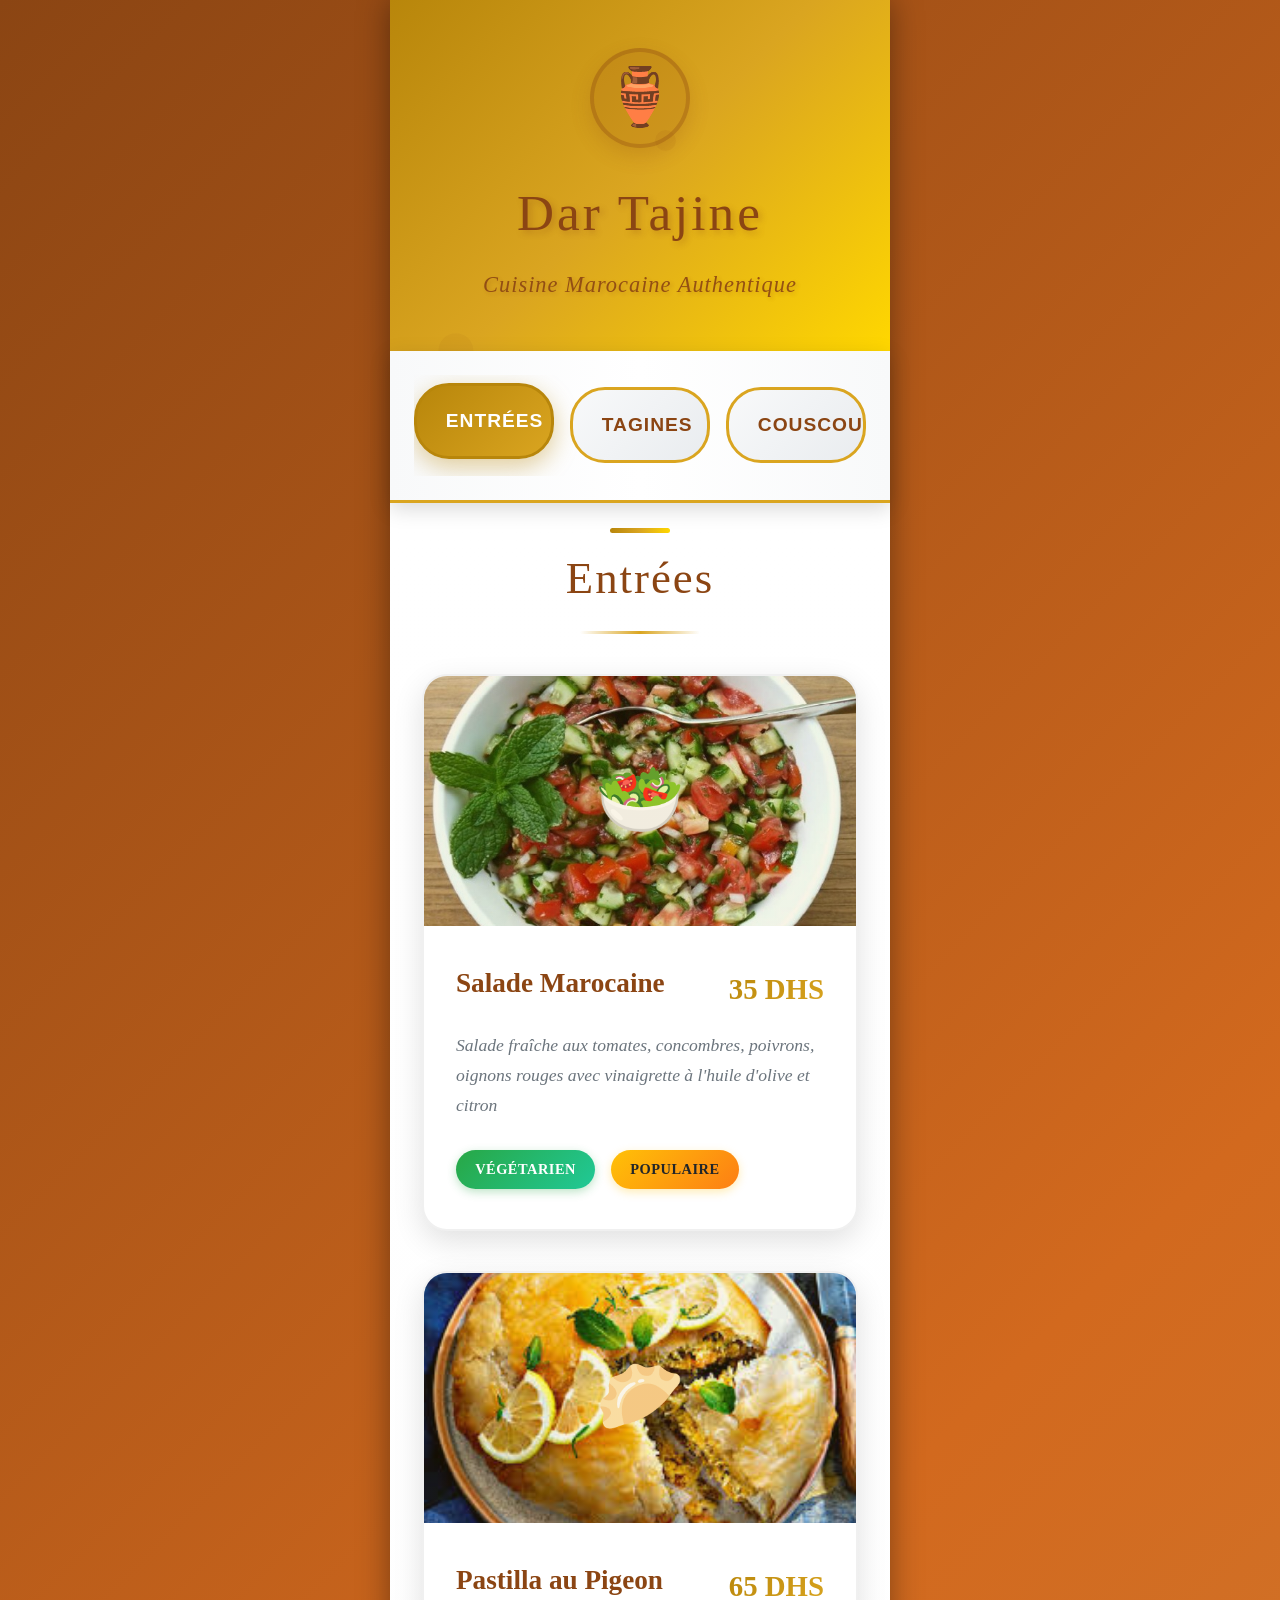
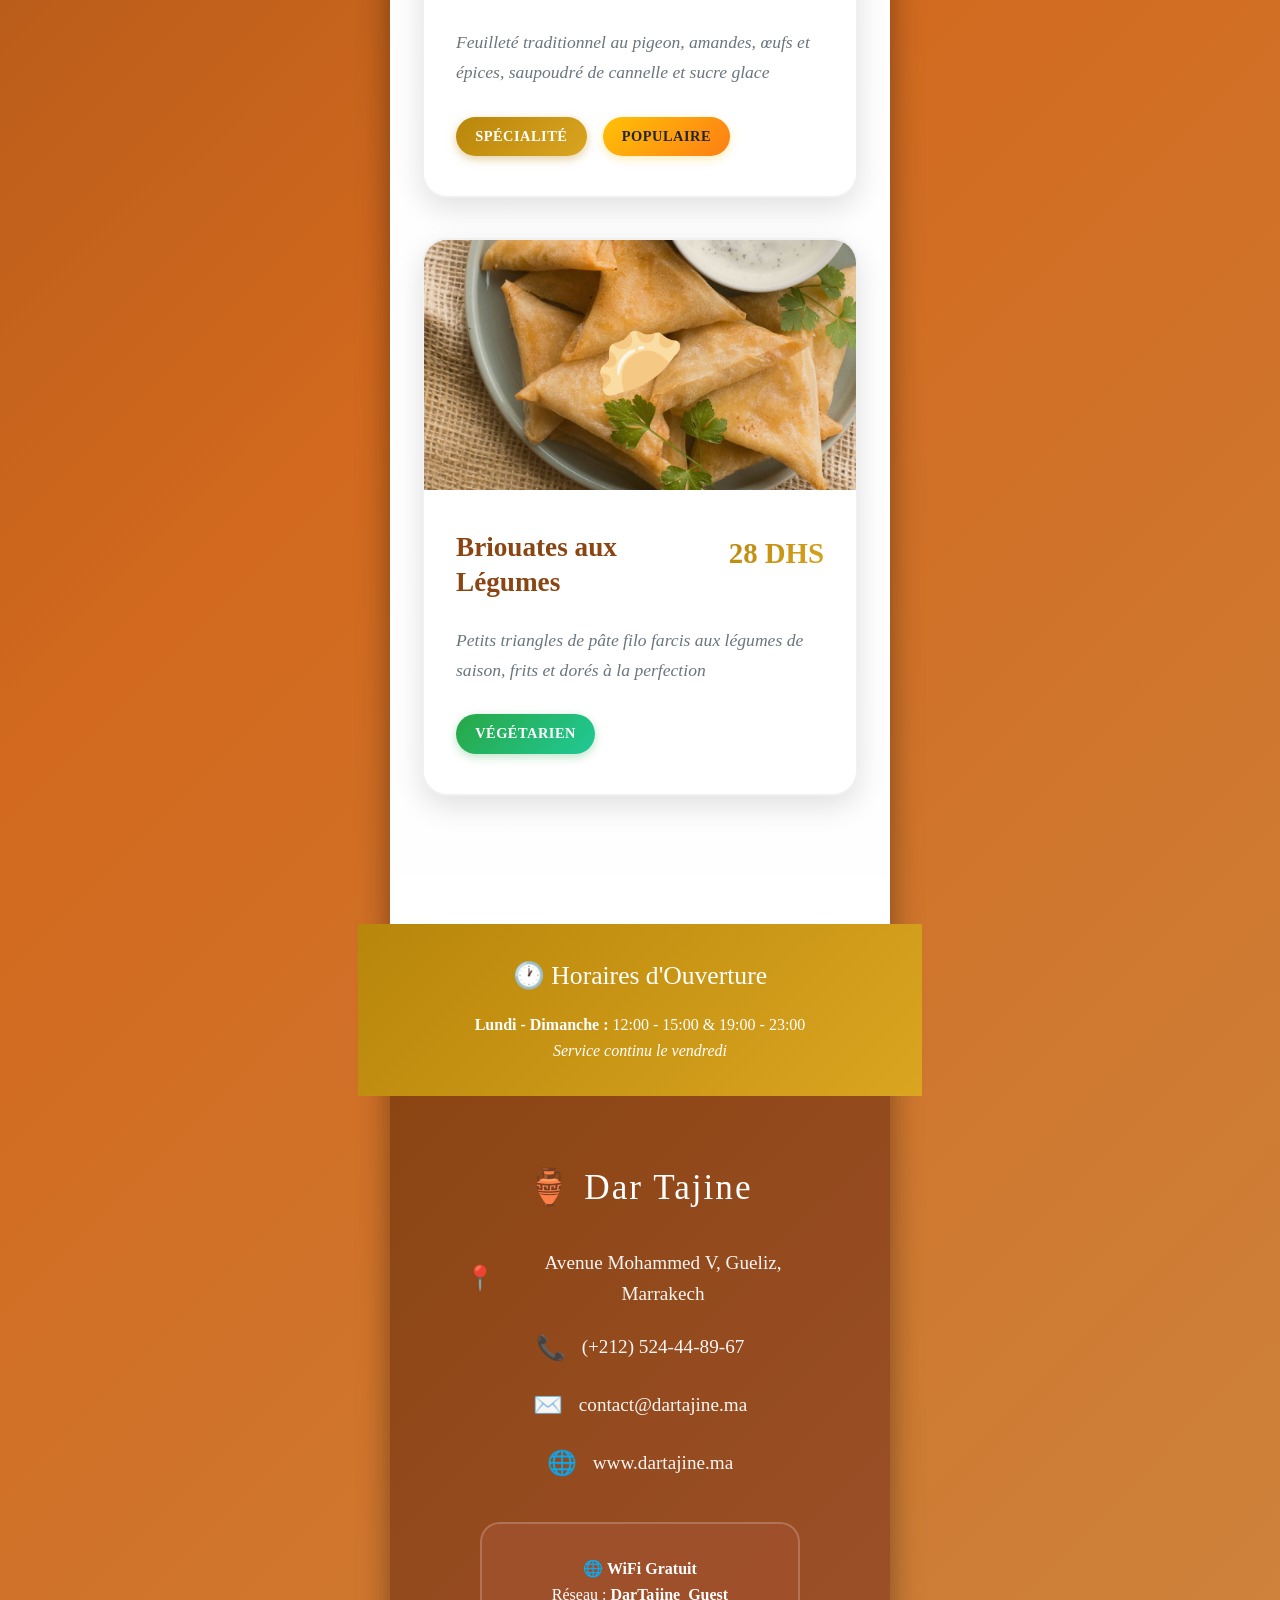
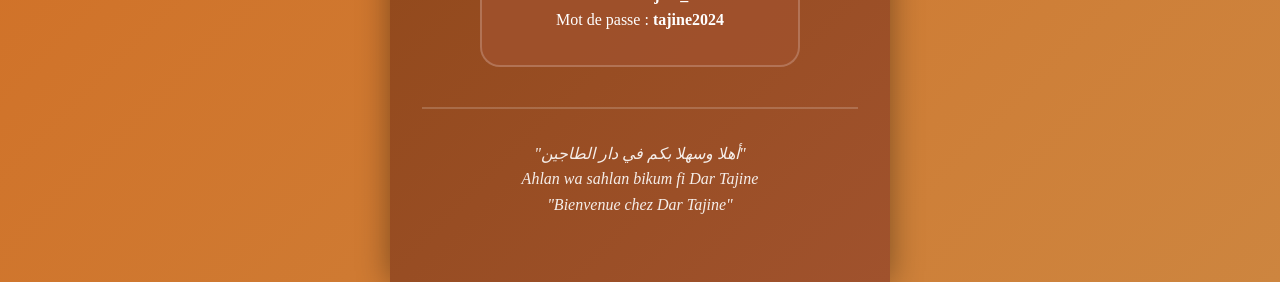
<file: index.html>
<!DOCTYPE html>
<html lang="fr">
<head>
    <meta charset="UTF-8">
    <meta name="viewport" content="width=device-width, initial-scale=1.0">
    <title>Dar Tajine - Menu Digital</title>
    <link rel="stylesheet" href="./style.css">
</head>
<body>
    <div class="container">
        <!-- Header Section -->
        <header class="header">
            <div class="restaurant-logo">🏺</div>
            <h1>Dar Tajine</h1>
            <p>Cuisine Marocaine Authentique</p>
        </header>

        <!-- Navigation Categories -->
        <nav class="category-nav">
    <div class="category-buttons">
        <button class="category-btn active" data-category="entrees">Entrées</button>
        <button class="category-btn" data-category="tagines">Tagines</button>
        <button class="category-btn" data-category="couscous">Couscous</button>
        <button class="category-btn" data-category="grillades">Grillades</button>
        <button class="category-btn" data-category="desserts">Desserts</button>
        <button class="category-btn" data-category="boissons">Boissons</button>
    </div>
</nav>

        <!-- Menu Content -->
        <main class="menu-content">
            <!-- Entrées Section -->
            <section class="category-section active" id="entrees">
                <h2 class="section-title">Entrées</h2>
                
                <div class="menu-item">
                    <div class="item-image" style="background-image: url('images/salade-marocaine.jpg');">
                        🥗
                    </div>
                    <div class="item-info">
                        <div class="item-header">
                            <div>
                                <h3 class="item-name">Salade Marocaine</h3>
                            </div>
                            <div class="item-price">35 DHS</div>
                        </div>
                        <p class="item-description">Salade fraîche aux tomates, concombres, poivrons, oignons rouges avec vinaigrette à l'huile d'olive et citron</p>
                        <div class="item-tags">
                            <span class="tag vegetarian">Végétarien</span>
                            <span class="tag popular">Populaire</span>
                        </div>
                    </div>
                </div>

                <div class="menu-item">
                    <div class="item-image" style="background-image: url('images/pastilla.jpeg');">
                        🥟
                    </div>
                    <div class="item-info">
                        <div class="item-header">
                            <div>
                                <h3 class="item-name">Pastilla au Pigeon</h3>
                            </div>
                            <div class="item-price">65 DHS</div>
                        </div>
                        <p class="item-description">Feuilleté traditionnel au pigeon, amandes, œufs et épices, saupoudré de cannelle et sucre glace</p>
                        <div class="item-tags">
                            <span class="tag specialite">Spécialité</span>
                            <span class="tag popular">Populaire</span>
                        </div>
                    </div>
                </div>

                <div class="menu-item">
                    <div class="item-image" style="background-image: url('images/briouates.jpg');">
                        🥟
                    </div>
                    <div class="item-info">
                        <div class="item-header">
                            <div>
                                <h3 class="item-name">Briouates aux Légumes</h3>
                            </div>
                            <div class="item-price">28 DHS</div>
                        </div>
                        <p class="item-description">Petits triangles de pâte filo farcis aux légumes de saison, frits et dorés à la perfection</p>
                        <div class="item-tags">
                            <span class="tag vegetarian">Végétarien</span>
                        </div>
                    </div>
                </div>
            </section>

            <!-- Tagines Section -->
            <section class="category-section" id="tagines">
                <h2 class="section-title">Tagines</h2>
                
                <div class="menu-item">
                    <div class="item-image" style="background-image: url('images/tagine-agneau.jpg');">
                        🍖
                    </div>
                    <div class="item-info">
                        <div class="item-header">
                            <div>
                                <h3 class="item-name">Tagine d'Agneau aux Pruneaux</h3>
                            </div>
                            <div class="item-price">85 DHS</div>
                        </div>
                        <p class="item-description">Agneau mijoté aux pruneaux, amandes, miel et cannelle, accompagné de légumes de saison</p>
                        <div class="item-tags">
                            <span class="tag specialite">Spécialité</span>
                            <span class="tag popular">Populaire</span>
                        </div>
                    </div>
                </div>

                <div class="menu-item">
                    <div class="item-image" style="background-image: url('images/tagine-poulet.jpg');">
                        🐔
                    </div>
                    <div class="item-info">
                        <div class="item-header">
                            <div>
                                <h3 class="item-name">Tagine de Poulet aux Olives</h3>
                            </div>
                            <div class="item-price">75 DHS</div>
                        </div>
                        <p class="item-description">Poulet fermier aux olives vertes, citron confit, gingembre et safran dans sa sauce onctueuse</p>
                        <div class="item-tags">
                            <span class="tag popular">Populaire</span>
                        </div>
                    </div>
                </div>

                <div class="menu-item">
                    <div class="item-image" style="background-image: url('images/tagine-boeuf.jpg');">
                        🥩
                    </div>
                    <div class="item-info">
                        <div class="item-header">
                            <div>
                                <h3 class="item-name">Tagine de Bœuf aux Légumes</h3>
                            </div>
                            <div class="item-price">80 DHS</div>
                        </div>
                        <p class="item-description">Bœuf tendre mijoté avec carottes, pommes de terre, courgettes et petits pois dans un bouillon parfumé</p>
                    </div>
                </div>

                <div class="menu-item">
                    <div class="item-image" style="background-image: url('images/tagine-poisson.jpg');">
                        🐟
                    </div>
                    <div class="item-info">
                        <div class="item-header">
                            <div>
                                <h3 class="item-name">Tagine de Poisson aux Légumes</h3>
                            </div>
                            <div class="item-price">90 DHS</div>
                        </div>
                        <p class="item-description">Poisson frais du jour aux tomates, poivrons, pommes de terre et herbes fraîches</p>
                        <div class="item-tags">
                            <span class="tag specialite">Spécialité</span>
                        </div>
                    </div>
                </div>
            </section>

            <!-- Couscous Section -->
            <section class="category-section" id="couscous">
                <h2 class="section-title">Couscous</h2>
                
                <div class="menu-item">
                    <div class="item-image" style="background-image: url('images/couscous-royal.jpeg');">
                        🍚
                    </div>
                    <div class="item-info">
                        <div class="item-header">
                            <div>
                                <h3 class="item-name">Couscous Royal</h3>
                            </div>
                            <div class="item-price">95 DHS</div>
                        </div>
                        <p class="item-description">Couscous traditionnel avec agneau, poulet, merguez et légumes variés dans un bouillon savoureux</p>
                        <div class="item-tags">
                            <span class="tag specialite">Spécialité</span>
                            <span class="tag popular">Populaire</span>
                        </div>
                    </div>
                </div>

                <div class="menu-item">
                    <div class="item-image" style="background-image: url('images/couscous-legumes.jpeg');">
                        🥕
                    </div>
                    <div class="item-info">
                        <div class="item-header">
                            <div>
                                <h3 class="item-name">Couscous aux Légumes</h3>
                            </div>
                            <div class="item-price">70 DHS</div>
                        </div>
                        <p class="item-description">Couscous avec sept légumes de saison mijotés dans un bouillon parfumé aux épices</p>
                        <div class="item-tags">
                            <span class="tag vegetarian">Végétarien</span>
                        </div>
                    </div>
                </div>

                <div class="menu-item">
                    <div class="item-image" style="background-image: url('images/couscous-poulet.jpeg');">
                        🐔
                    </div>
                    <div class="item-info">
                        <div class="item-header">
                            <div>
                                <h3 class="item-name">Couscous au Poulet</h3>
                            </div>
                            <div class="item-price">75 DHS</div>
                        </div>
                        <p class="item-description">Couscous avec poulet fermier et légumes frais, accompagné de bouillon épicé</p>
                        <div class="item-tags">
                            <span class="tag popular">Populaire</span>
                        </div>
                    </div>
                </div>
            </section>

            <!-- Grillades Section -->
            <section class="category-section" id="grillades">
                <h2 class="section-title">Grillades</h2>
                
                <div class="menu-item">
                    <div class="item-image" style="background-image: url('images/kefta-grille.jpg');">
                        🍖
                    </div>
                    <div class="item-info">
                        <div class="item-header">
                            <div>
                                <h3 class="item-name">Kefta Grillée</h3>
                            </div>
                            <div class="item-price">65 DHS</div>
                        </div>
                        <p class="item-description">Brochettes de viande hachée aux herbes fraîches, grillées au feu de bois, servies avec salade</p>
                        <div class="item-tags">
                            <span class="tag popular">Populaire</span>
                        </div>
                    </div>
                </div>

                <div class="menu-item">
                    <div class="item-image" style="background-image: url('images/brochettes-agneau.jpg');">
                        🍢
                    </div>
                    <div class="item-info">
                        <div class="item-header">
                            <div>
                                <h3 class="item-name">Brochettes d'Agneau</h3>
                            </div>
                            <div class="item-price">85 DHS</div>
                        </div>
                        <p class="item-description">Cubes d'agneau marinés aux épices marocaines, grillés à la perfection avec légumes</p>
                        <div class="item-tags">
                            <span class="tag specialite">Spécialité</span>
                        </div>
                    </div>
                </div>

                <div class="menu-item">
                    <div class="item-image" style="background-image: url('images/poisson-grille.jpg');">
                        🐟
                    </div>
                    <div class="item-info">
                        <div class="item-header">
                            <div>
                                <h3 class="item-name">Poisson Grillé</h3>
                            </div>
                            <div class="item-price">95 DHS</div>
                        </div>
                        <p class="item-description">Poisson frais du jour grillé aux herbes et citron, accompagné de légumes grillés</p>
                        <div class="item-tags">
                            <span class="tag specialite">Spécialité</span>
                        </div>
                    </div>
                </div>
            </section>

            <!-- Desserts Section -->
            <section class="category-section" id="desserts">
                <h2 class="section-title">Desserts</h2>
                
                <div class="menu-item">
                    <div class="item-image" style="background-image: url('images/chebakia.jpeg');">
                        🍯
                    </div>
                    <div class="item-info">
                        <div class="item-header">
                            <div>
                                <h3 class="item-name">Chebakia</h3>
                            </div>
                            <div class="item-price">25 DHS</div>
                        </div>
                        <p class="item-description">Pâtisserie traditionnelle en forme de rose, frite et enrobée de miel et graines de sésame</p>
                        <div class="item-tags">
                            <span class="tag specialite">Spécialité</span>
                            <span class="tag popular">Populaire</span>
                        </div>
                    </div>
                </div>

                <div class="menu-item">
                    <div class="item-image" style="background-image: url('images/cornes-gazelle.jpg');">
                        🌙
                    </div>
                    <div class="item-info">
                        <div class="item-header">
                            <div>
                                <h3 class="item-name">Cornes de Gazelle</h3>
                            </div>
                            <div class="item-price">30 DHS</div>
                        </div>
                        <p class="item-description">Pâtisseries en forme de croissant farcies à la pâte d'amande parfumée à la fleur d'oranger</p>
                        <div class="item-tags">
                            <span class="tag specialite">Spécialité</span>
                        </div>
                    </div>
                </div>

                <div class="menu-item">
                    <div class="item-image" style="background-image: url('images/makroudh.jpeg');">
                        🥮
                    </div>
                    <div class="item-info">
                        <div class="item-header">
                            <div>
                                <h3 class="item-name">Makroudh</h3>
                            </div>
                            <div class="item-price">20 DHS</div>
                        </div>
                        <p class="item-description">Gâteau de semoule fourré aux dattes et parfumé à la fleur d'oranger, nappé de miel</p>
                        <div class="item-tags">
                            <span class="tag vegetarian">Végétarien</span>
                        </div>
                    </div>
                </div>

                <div class="menu-item">
                    <div class="item-image" style="background-image: url('images/mousse-chocolat.jpeg');">
                        🍫
                    </div>
                    <div class="item-info">
                        <div class="item-header">
                            <div>
                                <h3 class="item-name">Mousse au Chocolat</h3>
                            </div>
                            <div class="item-price">35 DHS</div>
                        </div>
                        <p class="item-description">Mousse légère au chocolat noir, décorée d'amandes effilées et menthe fraîche</p>
                        <div class="item-tags">
                            <span class="tag vegetarian">Végétarien</span>
                            <span class="tag popular">Populaire</span>
                        </div>
                    </div>
                </div>
            </section>

            <!-- Boissons Section -->
            <section class="category-section" id="boissons">
                <h2 class="section-title">Boissons</h2>
                
                <div class="menu-item">
                    <div class="item-image" style="background-image: url('images/the-menthe.jpeg');">
                        🍵
                    </div>
                    <div class="item-info">
                        <div class="item-header">
                            <div>
                                <h3 class="item-name">Thé à la Menthe</h3>
                            </div>
                            <div class="item-price">15 DHS</div>
                        </div>
                        <p class="item-description">Thé vert traditionnel marocain à la menthe fraîche et sucre, servi dans des verres décorés</p>
                        <div class="item-tags">
                            <span class="tag specialite">Spécialité</span>
                            <span class="tag popular">Populaire</span>
                        </div>
                    </div>
                </div>

                <div class="menu-item">
                    <div class="item-image" style="background-image: url('images/jus-orange.jpeg');">
                        🍊
                    </div>
                    <div class="item-info">
                        <div class="item-header">
                            <div>
                                <h3 class="item-name">Jus d'Orange Frais</h3>
                            </div>
                            <div class="item-price">20 DHS</div>
                        </div>
                        <p class="item-description">Jus d'orange fraîchement pressé, servi avec glaçons et feuille de menthe</p>
                        <div class="item-tags">
                            <span class="tag vegetarian">Végétarien</span>
                        </div>
                    </div>
                </div>

                <div class="menu-item">
                    <div class="item-image" style="background-image: url('images/cafe-marocain.jpg');">
                        ☕
                    </div>
                    <div class="item-info">
                        <div class="item-header">
                            <div>
                                <h3 class="item-name">Café Marocain</h3>
                            </div>
                            <div class="item-price">12 DHS</div>
                        </div>
                        <p class="item-description">Café noir corsé aux épices traditionnelles, servi dans une tasse en céramique</p>
                        <div class="item-tags">
                            <span class="tag specialite">Spécialité</span>
                        </div>
                    </div>
                </div>

                <div class="menu-item">
                    <div class="item-image" style="background-image: url('images/lait-amande.png');">
                        🥛
                    </div>
                    <div class="item-info">
                        <div class="item-header">
                            <div>
                                <h3 class="item-name">Lait d'Amande</h3>
                            </div>
                            <div class="item-price">18 DHS</div>
                        </div>
                        <p class="item-description">Lait d'amande fait maison, parfumé à la fleur d'oranger et cannelle, servi frais</p>
                        <div class="item-tags">
                            <span class="tag vegetarian">Végétarien</span>
                            <span class="tag specialite">Maison</span>
                        </div>
                    </div>
                </div>

                <div class="menu-item">
                    <div class="item-image" style="background-image: url('images/eau-minerale.png');">
                        💧
                    </div>
                    <div class="item-info">
                        <div class="item-header">
                            <div>
                                <h3 class="item-name">Eau Minérale</h3>
                            </div>
                            <div class="item-price">8 DHS</div>
                        </div>
                        <p class="item-description">Eau minérale locale Sidi Ali ou Sidi Harazem, plate ou gazeuse</p>
                    </div>
                </div>
            </section>
        </main>

        <!-- Hours Section -->
        <div class="hours-special">
            <h4>🕐 Horaires d'Ouverture</h4>
            <p><strong>Lundi - Dimanche :</strong> 12:00 - 15:00 & 19:00 - 23:00<br>
            <em>Service continu le vendredi</em></p>
        </div>

        <!-- Footer -->
        <footer class="footer">
            <h3>🏺 Dar Tajine</h3>
            <div class="contact-info">
                <div class="contact-item">
                    <span class="contact-icon">📍</span>
                    <span>Avenue Mohammed V, Gueliz, Marrakech</span>
                </div>
                <div class="contact-item">
                    <span class="contact-icon">📞</span>
                    <span>(+212) 524-44-89-67</span>
                </div>
                <div class="contact-item">
                    <span class="contact-icon">✉️</span>
                    <span>contact@dartajine.ma</span>
                </div>
                <div class="contact-item">
                    <span class="contact-icon">🌐</span>
                    <span>www.dartajine.ma</span>
                </div>
            </div>
            
            <div class="wifi-info">
                <strong>🌐 WiFi Gratuit</strong><br>
                Réseau : <strong>DarTajine_Guest</strong><br>
                Mot de passe : <strong>tajine2024</strong>
            </div>

            <div class="moroccan-quote">
                "أهلا وسهلا بكم في دار الطاجين"<br>
                <em>Ahlan wa sahlan bikum fi Dar Tajine</em><br>
                "Bienvenue chez Dar Tajine"
            </div>
        </footer>
    </div>

    <!-- JavaScript -->
    <script src="./script.js"></script>
</body>
</html>
</file>
<file: style.css>
/* ===== RESET & BASE STYLES ===== */
* {
    margin: 0;
    padding: 0;
    box-sizing: border-box;
}

body {
    font-family: 'Georgia', 'Times New Roman', serif;
    line-height: 1.6;
    background: linear-gradient(135deg, #8B4513 0%, #D2691E 50%, #CD853F 100%);
    min-height: 100vh;
    padding: 0;
}

/* ===== CONTAINER ===== */
.container {
    max-width: 500px;
    margin: 0 auto;
    background: #fff;
    min-height: 100vh;
    box-shadow: 0 0 30px rgba(0,0,0,0.4);
    position: relative;
}

/* ===== HEADER SECTION ===== */
.header {
    background: linear-gradient(135deg, #B8860B 0%, #DAA520 50%, #FFD700 100%);
    color: #8B4513;
    padding: 3rem 1.5rem;
    text-align: center;
    position: relative;
    overflow: hidden;
}

.header::before {
    content: '';
    position: absolute;
    top: -50%;
    left: -50%;
    width: 200%;
    height: 200%;
    background: url('data:image/svg+xml;utf8,<svg xmlns="http://www.w3.org/2000/svg" viewBox="0 0 100 100"><circle cx="25" cy="25" r="2" fill="rgba(139,69,19,0.1)"/><circle cx="75" cy="45" r="1.5" fill="rgba(139,69,19,0.08)"/><circle cx="45" cy="75" r="2.5" fill="rgba(139,69,19,0.06)"/><circle cx="65" cy="15" r="1" fill="rgba(139,69,19,0.1)"/><circle cx="15" cy="65" r="1.8" fill="rgba(139,69,19,0.09)"/></svg>') repeat;
    animation: moroccanPattern 30s infinite linear;
}

@keyframes moroccanPattern {
    0% { 
        transform: translateX(-50px) translateY(-50px) rotate(0deg); 
    }
    100% { 
        transform: translateX(50px) translateY(50px) rotate(360deg); 
    }
}

.restaurant-logo {
    width: 100px;
    height: 100px;
    background: rgba(139, 69, 19, 0.15);
    border-radius: 50%;
    margin: 0 auto 1.5rem;
    display: flex;
    align-items: center;
    justify-content: center;
    font-size: 3.5rem;
    position: relative;
    z-index: 1;
    border: 4px solid rgba(139, 69, 19, 0.3);
    box-shadow: 0 8px 20px rgba(139, 69, 19, 0.2);
}

.header h1 {
    font-size: 3.2rem;
    margin-bottom: 0.8rem;
    position: relative;
    z-index: 1;
    text-shadow: 3px 3px 6px rgba(139, 69, 19, 0.3);
    font-weight: 400;
    letter-spacing: 3px;
}

.header p {
    font-size: 1.4rem;
    opacity: 0.9;
    position: relative;
    z-index: 1;
    font-style: italic;
    text-shadow: 2px 2px 4px rgba(139, 69, 19, 0.3);
    letter-spacing: 1px;
}

/* ===== NAVIGATION CATEGORIES ===== */
.category-nav {
    background: linear-gradient(90deg, #f8f9fa 0%, #ffffff 50%, #f8f9fa 100%);
    padding: 1.5rem;
    border-bottom: 3px solid #DAA520;
    position: sticky;
    top: 0;
    z-index: 100;
    box-shadow: 0 6px 20px rgba(0,0,0,0.15);
}

.category-buttons {
    display: flex;
    gap: 1rem;
    overflow-x: auto;
    padding: 0.8rem 0;
    scrollbar-width: none;
    -ms-overflow-style: none;
}

.category-buttons::-webkit-scrollbar {
    display: none;
}

.category-btn {
    background: linear-gradient(135deg, #f8f9fa 0%, #e9ecef 100%);
    border: 3px solid #DAA520;
    color: #8B4513;
    padding: 1.5rem 1.8rem;
    border-radius: 35px;
    cursor: pointer;
    font-weight: 700;
    white-space: nowrap;
    transition: all 0.4s cubic-bezier(0.4, 0, 0.2, 1);
    font-size: 1.2rem;
    text-transform: uppercase;
    letter-spacing: 1px;
    position: relative;
    overflow: hidden;
    min-width: 140px;
    text-align: center;
}

.category-btn::before {
    content: '';
    position: absolute;
    top: 0;
    left: -100%;
    width: 100%;
    height: 100%;
    background: linear-gradient(90deg, transparent, rgba(218, 165, 32, 0.3), transparent);
    transition: left 0.6s;
}

.category-btn:hover::before {
    left: 100%;
}

.category-btn.active {
    background: linear-gradient(135deg, #B8860B 0%, #DAA520 100%);
    color: white;
    border-color: #B8860B;
    transform: translateY(-4px);
    box-shadow: 0 8px 25px rgba(184, 134, 11, 0.4);
}

.category-btn:hover:not(.active) {
    background: linear-gradient(135deg, #e9ecef 0%, #DAA520 30%);
    color: white;
    transform: translateY(-2px);
    box-shadow: 0 6px 15px rgba(218, 165, 32, 0.3);
}

/* ===== MENU CONTENT ===== */
.menu-content {
    padding: 2.5rem 2rem;
    background: linear-gradient(180deg, #ffffff 0%, #fefefe 100%);
}

.category-section {
    display: none;
    animation: fadeInSlide 0.8s ease-out;
}

.category-section.active {
    display: block;
}

@keyframes fadeInSlide {
    from { 
        opacity: 0; 
        transform: translateY(40px);
    }
    to { 
        opacity: 1; 
        transform: translateY(0);
    }
}

.section-title {
    font-size: 2.8rem;
    color: #8B4513;
    margin-bottom: 2.5rem;
    text-align: center;
    position: relative;
    font-weight: 400;
    letter-spacing: 2px;
}

.section-title::before {
    content: '';
    position: absolute;
    top: -15px;
    left: 50%;
    transform: translateX(-50%);
    width: 60px;
    height: 5px;
    background: linear-gradient(90deg, #B8860B, #DAA520, #FFD700);
    border-radius: 3px;
}

.section-title::after {
    content: '';
    display: block;
    width: 120px;
    height: 3px;
    background: linear-gradient(90deg, transparent, #DAA520, transparent);
    margin: 1rem auto 0;
    border-radius: 2px;
}

/* ===== MENU ITEMS ===== */
.menu-item {
    background: white;
    border-radius: 25px;
    margin-bottom: 2.5rem;
    overflow: hidden;
    box-shadow: 0 10px 30px rgba(0,0,0,0.12);
    transition: all 0.5s cubic-bezier(0.4, 0, 0.2, 1);
    border: 2px solid #f0f0f0;
    position: relative;
}

.menu-item::before {
    content: '';
    position: absolute;
    top: 0;
    left: 0;
    right: 0;
    height: 4px;
    background: linear-gradient(90deg, #B8860B, #DAA520, #FFD700);
    opacity: 0;
    transition: opacity 0.4s ease;
}

.menu-item:hover {
    transform: translateY(-10px);
    box-shadow: 0 20px 50px rgba(0,0,0,0.25);
}

.menu-item:hover::before {
    opacity: 1;
}

.item-image {
    width: 100%;
    height: 250px;
    background-size: cover;
    background-position: center;
    background-repeat: no-repeat;
    display: flex;
    align-items: center;
    justify-content: center;
    font-size: 4.5rem;
    position: relative;
    overflow: hidden;
    background-color: #f8f9fa;
}

.item-image::after {
    content: '';
    position: absolute;
    top: 0;
    left: 0;
    right: 0;
    bottom: 0;
    background: linear-gradient(45deg, rgba(184, 134, 11, 0.1) 0%, rgba(218, 165, 32, 0.1) 100%);
}

.item-info {
    padding: 2.5rem 2rem;
}

.item-header {
    display: flex;
    justify-content: space-between;
    align-items: flex-start;
    margin-bottom: 1.2rem;
    gap: 1.5rem;
}

.item-name {
    font-size: 1.7rem;
    font-weight: 600;
    color: #8B4513;
    margin-bottom: 0.4rem;
    line-height: 1.3;
}

.item-price {
    font-size: 1.8rem;
    font-weight: 800;
    background: linear-gradient(135deg, #B8860B, #DAA520);
    -webkit-background-clip: text;
    -webkit-text-fill-color: transparent;
    background-clip: text;
    white-space: nowrap;
    text-shadow: none;
}

.item-description {
    color: #6c757d;
    font-size: 1.1rem;
    line-height: 1.7;
    margin-bottom: 1.8rem;
    font-style: italic;
}

/* ===== TAGS ===== */
.item-tags {
    display: flex;
    flex-wrap: wrap;
    gap: 1rem;
}

.tag {
    padding: 0.5rem 1.2rem;
    border-radius: 25px;
    font-size: 0.9rem;
    font-weight: 700;
    text-transform: uppercase;
    letter-spacing: 0.5px;
    transition: all 0.3s ease;
}

.tag.vegetarian {
    background: linear-gradient(135deg, #28a745, #20c997);
    color: white;
    box-shadow: 0 3px 10px rgba(40, 167, 69, 0.3);
}

.tag.spicy {
    background: linear-gradient(135deg, #dc3545, #fd7e14);
    color: white;
    box-shadow: 0 3px 10px rgba(220, 53, 69, 0.3);
}

.tag.popular {
    background: linear-gradient(135deg, #ffc107, #fd7e14);
    color: #212529;
    box-shadow: 0 3px 10px rgba(255, 193, 7, 0.3);
}

.tag.specialite {
    background: linear-gradient(135deg, #B8860B, #DAA520);
    color: white;
    box-shadow: 0 3px 10px rgba(184, 134, 11, 0.4);
}

/* ===== HOURS SECTION ===== */
.hours-special {
    background: linear-gradient(135deg, #B8860B, #DAA520);
    color: white;
    padding: 2rem;
    margin: 3rem -2rem 0;
    text-align: center;
}

.hours-special h4 {
    font-size: 1.6rem;
    margin-bottom: 1rem;
    font-weight: 400;
}

/* ===== FOOTER ===== */
.footer {
    background: linear-gradient(135deg, #8B4513 0%, #A0522D 100%);
    color: white;
    text-align: center;
    padding: 4rem 2rem;
    margin-top: 0;
}

.footer h3 {
    margin-bottom: 2rem;
    font-size: 2.2rem;
    font-weight: 400;
    letter-spacing: 2px;
}

.contact-info {
    display: grid;
    gap: 1.2rem;
    font-size: 1.2rem;
    opacity: 0.95;
    max-width: 350px;
    margin: 0 auto 2.5rem;
}

.contact-item {
    display: flex;
    align-items: center;
    justify-content: center;
    gap: 1rem;
}

.contact-icon {
    font-size: 1.5rem;
    width: 30px;
    text-align: center;
}

.wifi-info {
    background: rgba(160, 82, 45, 0.8);
    padding: 2rem;
    border-radius: 20px;
    margin: 2.5rem auto 0;
    max-width: 320px;
    border: 2px solid rgba(255,255,255,0.2);
}

.moroccan-quote {
    margin-top: 2.5rem;
    padding-top: 2rem;
    border-top: 2px solid rgba(255,255,255,0.2);
    opacity: 0.9;
    font-size: 1rem;
    font-style: italic;
}

/* ===== RESPONSIVE DESIGN ===== */
@media (max-width: 480px) {
    .header h1 { 
        font-size: 2.5rem; 
    }
    
    .header p { 
        font-size: 1.1rem; 
    }
    
    .menu-content { 
        padding: 2rem 1.5rem; 
    }
    
    .item-info { 
        padding: 2rem 1.5rem; 
    }
    
    .category-btn { 
        padding: 1.2rem 1.8rem; 
        font-size: 1rem;
        min-width: 120px;
    }
    
    .item-name { 
        font-size: 1.4rem; 
    }
    
    .item-price { 
        font-size: 1.6rem; 
    }
    
    .section-title { 
        font-size: 2.2rem; 
    }

    .category-nav {
        padding: 1rem;
    }

    .category-buttons {
        gap: 0.5rem;
    }

    .item-image {
        height: 200px;
        font-size: 3.5rem;
    }

    .item-header {
        flex-direction: column;
        gap: 0.5rem;
    }

    .item-price {
        align-self: flex-end;
    }

    .footer h3 {
        font-size: 1.8rem;
    }

    .contact-info {
        font-size: 1rem;
        gap: 1rem;
    }

    .wifi-info {
        padding: 1.5rem;
        max-width: 280px;
    }
}

@media (max-width: 360px) {
    .header {
        padding: 2rem 1rem;
    }

    .header h1 {
        font-size: 2rem;
    }

    .restaurant-logo {
        width: 80px;
        height: 80px;
        font-size: 2.5rem;
    }

    .category-btn {
        padding: 1rem 1.5rem;
        font-size: 0.9rem;
        min-width: 100px;
    }

    .menu-content {
        padding: 1.5rem 1rem;
    }

    .item-info {
        padding: 1.5rem 1rem;
    }
}

/* ===== PRINT STYLES ===== */
@media print {
    .category-nav {
        position: static;
    }
    
    .category-section {
        display: block !important;
        page-break-before: always;
    }
    
    .category-section:first-child {
        page-break-before: auto;
    }
    
    .menu-item {
        page-break-inside: avoid;
        margin-bottom: 1rem;
    }
    
    .header::before,
    .item-image::after {
        display: none;
    }
}
</file>
